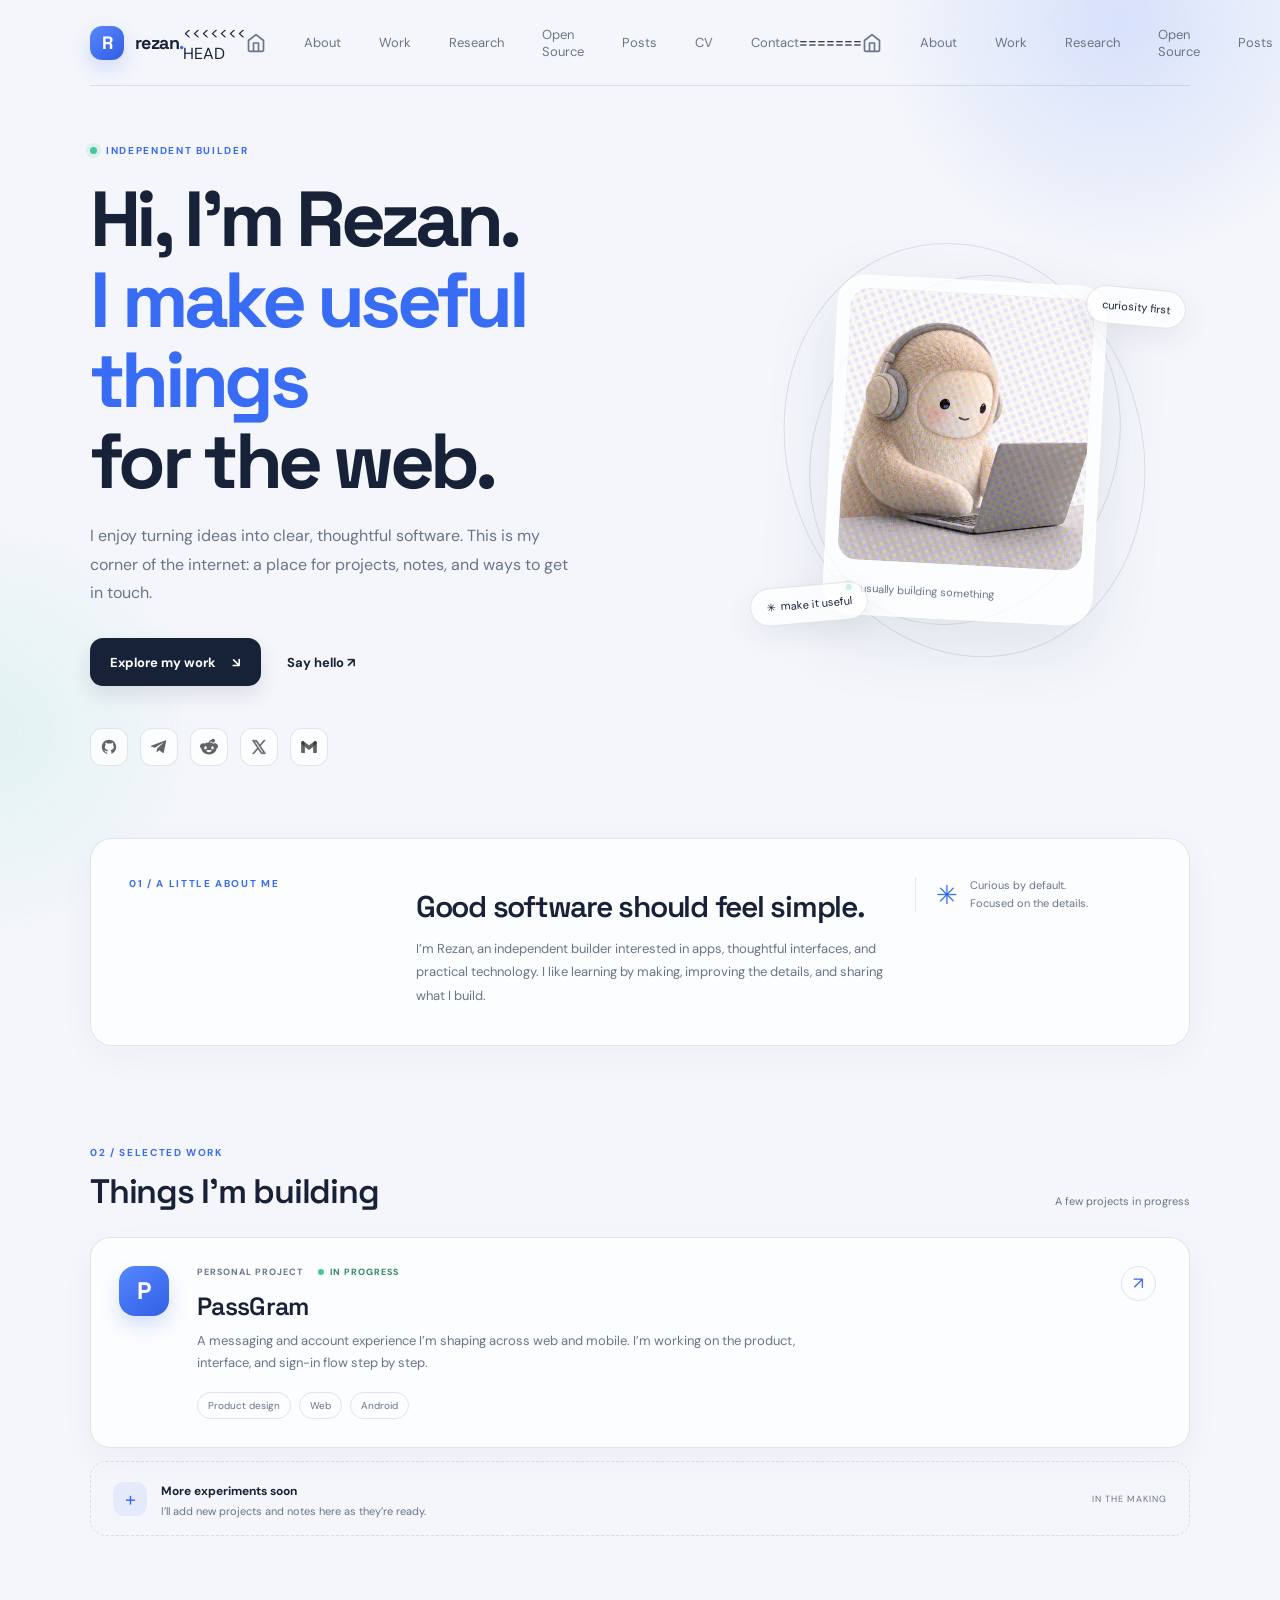
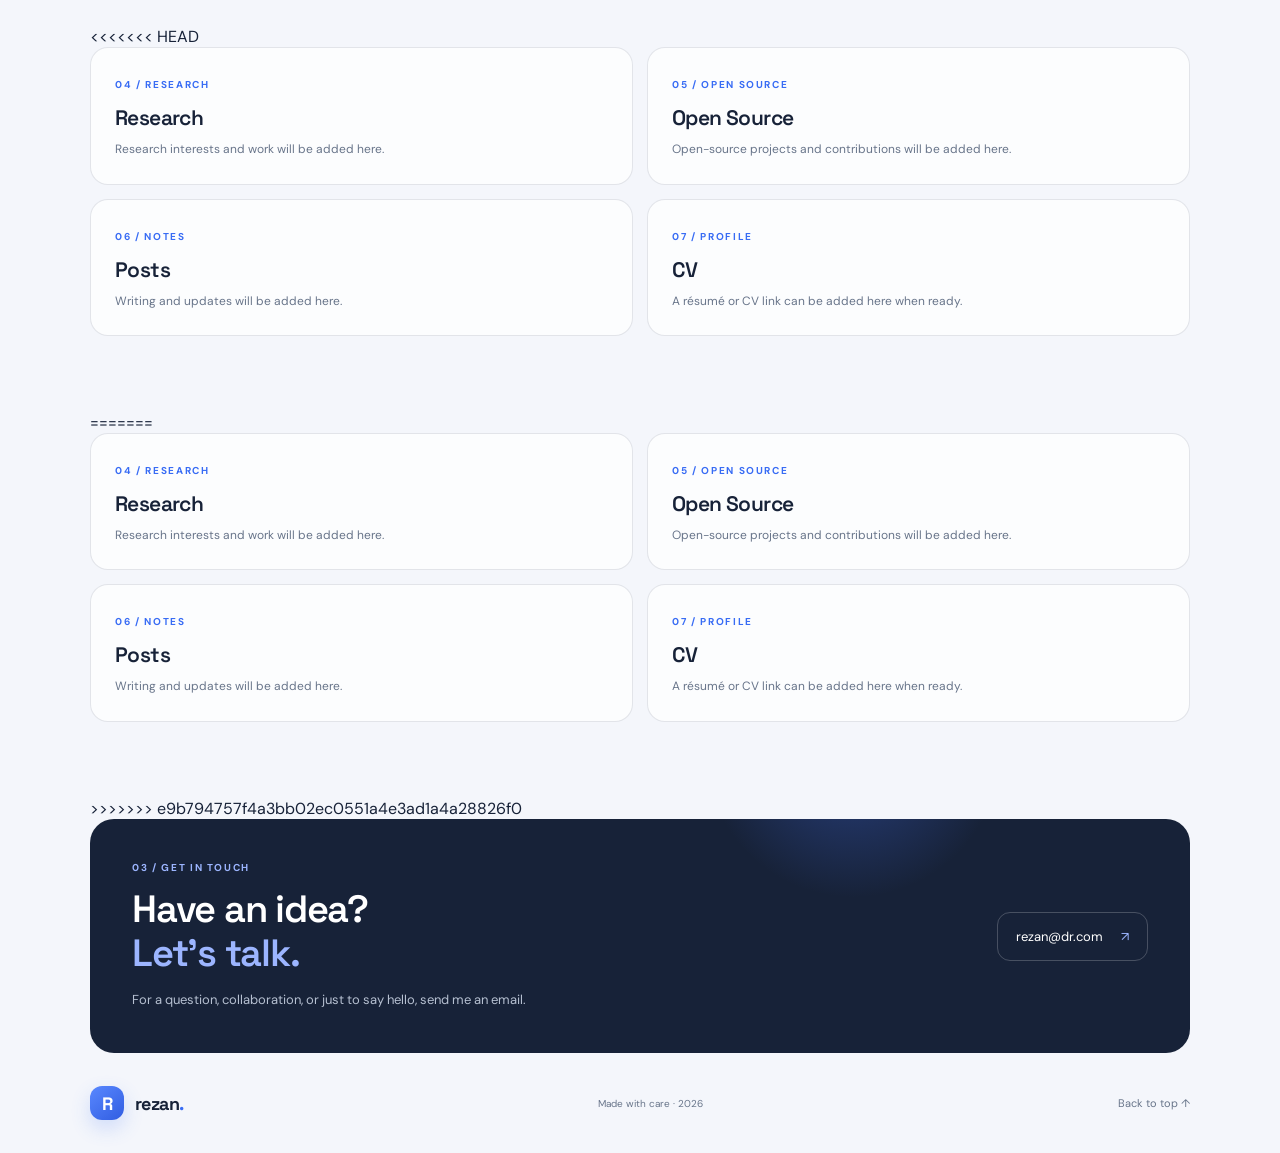
<file: index.html>
<!doctype html>
<html lang="en">
<head>
  <meta charset="utf-8">
  <meta name="viewport" content="width=device-width, initial-scale=1">
  <meta name="theme-color" content="#f4f6fb">
  <meta name="description" content="Rezan — software maker and independent builder.">
  <title>Rezan — Personal portfolio</title>
  <link rel="preconnect" href="https://fonts.gstatic.com" crossorigin>
  <link rel="stylesheet" href="assets/css/style.css">
  <script src="assets/js/script.js" defer></script>
</head>
<body>
  <div class="ambient ambient-one" aria-hidden="true"></div>
  <div class="ambient ambient-two" aria-hidden="true"></div>
  <header class="topbar wrap">
    <a class="wordmark" href="#home" aria-label="Rezan home"><span class="mark">R</span><span>rezan<span class="dot">.</span></span></a>
<<<<<<< HEAD
    <nav class="nav" aria-label="Main navigation">
      <a class="home-link" href="#home" aria-label="Home" title="Home"><svg class="home-icon" xmlns="http://www.w3.org/2000/svg" width="20" height="20" viewBox="0 0 24 24" fill="none" stroke="currentColor" stroke-width="2" stroke-linecap="round" stroke-linejoin="round"><path d="M3 9l9-7 9 7v11a2 2 0 0 1-2 2H5a2 2 0 0 1-2-2z"></path><polyline points="9 22 9 12 15 12 15 22"></polyline></svg></a>
      <a href="#about">About</a>
      <a href="#work">Work</a>
      <a href="#research">Research</a>
      <a href="#opensource">Open Source</a>
      <a href="#posts">Posts</a>
      <a href="#cv">CV</a>
      <a href="#contact">Contact</a>
    </nav>
    <button class="header-toggle" type="button" aria-label="Open navigation menu" aria-expanded="false">☰</button>
=======
    <nav class="nav" aria-label="Main navigation">
      <a class="home-link" href="#home" aria-label="Home" title="Home"><svg class="home-icon" xmlns="http://www.w3.org/2000/svg" width="20" height="20" viewBox="0 0 24 24" fill="none" stroke="currentColor" stroke-width="2" stroke-linecap="round" stroke-linejoin="round"><path d="M3 9l9-7 9 7v11a2 2 0 0 1-2 2H5a2 2 0 0 1-2-2z"></path><polyline points="9 22 9 12 15 12 15 22"></polyline></svg></a>
      <a href="#about">About</a>
      <a href="#work">Work</a>
      <a href="#research">Research</a>
      <a href="#opensource">Open Source</a>
      <a href="#posts">Posts</a>
      <a href="#cv">CV</a>
      <a href="#contact">Contact</a>
    </nav>
    <button class="header-toggle" type="button" aria-label="Open navigation menu" aria-expanded="false">☰</button>
>>>>>>> e9b794757f4a3bb02ec0551a4e3ad1a4a28826f0
    <button class="theme-toggle" type="button" aria-label="Switch color theme" title="Switch theme"><img class="theme-icon" src="icons/sun.svg" alt=""></button>
  </header>

  <main id="home" class="wrap">
    <section class="hero" aria-labelledby="hero-title">
      <div class="hero-copy">
        <p class="eyebrow"><span class="status-dot"></span> INDEPENDENT BUILDER</p>
        <h1 id="hero-title">Hi, I’m Rezan.<br><span>I make useful things</span><br>for the web.</h1>
        <p class="intro">I enjoy turning ideas into clear, thoughtful software. This is my corner of the internet: a place for projects, notes, and ways to get in touch.</p>
        <div class="hero-actions">
          <a class="button button-primary" href="#work">Explore my work <span aria-hidden="true">↘</span></a>
          <a class="text-link" href="mailto:rezan@dr.com">Say hello <span aria-hidden="true">↗</span></a>
        </div>
        <div class="social-row" aria-label="Social profiles">
          <a class="social-icon-link" href="https://github.com/4rezan" target="_blank" rel="noopener noreferrer" aria-label="GitHub" title="GitHub"><img src="icons/github.svg" alt="" aria-hidden="true"></a>
          <a class="social-icon-link" href="https://t.me/strazan" target="_blank" rel="noopener noreferrer" aria-label="Telegram" title="Telegram"><img src="icons/telegram.svg" alt="" aria-hidden="true"></a>
          <a class="social-icon-link" href="https://www.reddit.com/user/4rezan/" target="_blank" rel="noopener noreferrer" aria-label="Reddit" title="Reddit"><img src="icons/reddit.svg" alt="" aria-hidden="true"></a>
          <a class="social-icon-link" href="https://x.com/4rezan" target="_blank" rel="noopener noreferrer" aria-label="X" title="X"><img src="icons/X.svg" alt="" aria-hidden="true"></a>
          <a class="social-icon-link" href="mailto:rezan@dr.com" aria-label="Email Rezan" title="Email"><img src="icons/gmail.svg" alt="" aria-hidden="true"></a>
        </div>
      </div>
      <div class="portrait-wrap">
        <div class="portrait-orbit orbit-a"></div><div class="portrait-orbit orbit-b"></div>
        <div class="portrait-card"><img src="assets/musa.gif" alt="Rezan's profile image"><span class="portrait-caption"><i></i> usually building something</span></div>
        <span class="float-chip chip-top">curiosity first</span><span class="float-chip chip-bottom">✳&nbsp; make it useful</span>
      </div>
    </section>

    <section id="about" class="about section-card">
      <div class="section-kicker">01 / A LITTLE ABOUT ME</div>
      <div><h2>Good software should feel simple.</h2><p>I’m Rezan, an independent builder interested in apps, thoughtful interfaces, and practical technology. I like learning by making, improving the details, and sharing what I build.</p></div>
      <div class="about-aside"><span class="spark">✳</span><p>Curious by default.<br>Focused on the details.</p></div>
    </section>

    <section id="work" class="work-section">
      <div class="section-heading"><div><div class="section-kicker">02 / SELECTED WORK</div><h2>Things I’m building</h2></div><span class="heading-note">A few projects in progress</span></div>
      <article class="project-card">
        <div class="project-icon" aria-hidden="true">P</div>
        <div class="project-info"><div class="project-meta"><span>PERSONAL PROJECT</span><span class="project-state"><i></i> IN PROGRESS</span></div><h3>PassGram</h3><p>A messaging and account experience I’m shaping across web and mobile. I’m working on the product, interface, and sign-in flow step by step.</p><div class="tag-list"><span>Product design</span><span>Web</span><span>Android</span></div></div>
        <a class="project-arrow" href="https://web.zpas.org" target="_blank" rel="noopener noreferrer" aria-label="Open PassGram website">↗</a>
      </article>
      <div class="coming-card"><span class="coming-mark">+</span><div><b>More experiments soon</b><p>I’ll add new projects and notes here as they’re ready.</p></div><span class="coming-label">IN THE MAKING</span></div>
    </section>

<<<<<<< HEAD
    <section class="more-grid" aria-label="More about Rezan">
      <article id="research" class="more-card"><span class="section-kicker">04 / RESEARCH</span><h2>Research</h2><p>Research interests and work will be added here.</p></article>
      <article id="opensource" class="more-card"><span class="section-kicker">05 / OPEN SOURCE</span><h2>Open Source</h2><p>Open-source projects and contributions will be added here.</p></article>
      <article id="posts" class="more-card"><span class="section-kicker">06 / NOTES</span><h2>Posts</h2><p>Writing and updates will be added here.</p></article>
      <article id="cv" class="more-card"><span class="section-kicker">07 / PROFILE</span><h2>CV</h2><p>A résumé or CV link can be added here when ready.</p></article>
    </section>

=======
    <section class="more-grid" aria-label="More about Rezan">
      <article id="research" class="more-card"><span class="section-kicker">04 / RESEARCH</span><h2>Research</h2><p>Research interests and work will be added here.</p></article>
      <article id="opensource" class="more-card"><span class="section-kicker">05 / OPEN SOURCE</span><h2>Open Source</h2><p>Open-source projects and contributions will be added here.</p></article>
      <article id="posts" class="more-card"><span class="section-kicker">06 / NOTES</span><h2>Posts</h2><p>Writing and updates will be added here.</p></article>
      <article id="cv" class="more-card"><span class="section-kicker">07 / PROFILE</span><h2>CV</h2><p>A résumé or CV link can be added here when ready.</p></article>
    </section>

>>>>>>> e9b794757f4a3bb02ec0551a4e3ad1a4a28826f0
    <section id="contact" class="contact-card">
      <div><div class="section-kicker">03 / GET IN TOUCH</div><h2>Have an idea?<br><span>Let’s talk.</span></h2><p>For a question, collaboration, or just to say hello, send me an email.</p></div>
      <a class="contact-email" href="mailto:rezan@dr.com">rezan@dr.com <span>↗</span></a>
    </section>
  </main>

  <footer class="wrap footer"><a class="wordmark" href="#home"><span class="mark">R</span><span>rezan<span class="dot">.</span></span></a><span>Made with care · 2026</span><a href="#home">Back to top ↑</a></footer>
</body>
</html>
</file>
<file: assets/css/style.css>
@import url('./fonts.css');
:root{color-scheme:light;--bg:#f4f6fb;--surface:rgba(255,255,255,.74);--ink:#172238;--muted:#68758a;--line:rgba(32,52,83,.12);--blue:#386cf4;--mint:#95e6c8;--shadow:0 22px 70px rgba(33,55,92,.1)}
*{box-sizing:border-box}html{scroll-behavior:smooth;scroll-padding-top:90px}body{margin:0;min-height:100vh;background:var(--bg);color:var(--ink);font-family:"DM Sans",sans-serif;overflow-x:hidden;transition:background .25s,color .25s}.wrap{width:min(1100px,calc(100% - 48px));margin-inline:auto}.ambient{position:fixed;z-index:-1;pointer-events:none;border-radius:50%;filter:blur(1px)}.ambient-one{width:500px;height:500px;top:-230px;right:-90px;background:radial-gradient(circle,rgba(116,153,255,.22),transparent 68%)}.ambient-two{width:420px;height:420px;left:-220px;top:520px;background:radial-gradient(circle,rgba(143,229,201,.18),transparent 70%)}.topbar{height:86px;display:flex;align-items:center;justify-content:space-between;border-bottom:1px solid var(--line)}.wordmark{display:inline-flex;align-items:center;gap:11px;color:var(--ink);font:700 18px "Space Grotesk",sans-serif;text-decoration:none;letter-spacing:-.6px}.mark{width:34px;height:34px;border-radius:12px;display:grid;place-items:center;background:linear-gradient(140deg,#5988ff,#315de1);color:white;box-shadow:0 8px 20px #386cf433}.dot{color:var(--blue)}.nav{display:flex;gap:38px;align-items:center}.nav .home-link{display:grid;place-items:center}.header-toggle{display:none}.home-icon{display:block}.nav a,.footer>a:last-child{color:var(--muted);font-size:13px;text-decoration:none;transition:color .2s}.nav a:hover,.footer>a:last-child:hover{color:var(--blue)}.theme-toggle{width:38px;height:38px;border:1px solid var(--line);border-radius:50%;background:var(--surface);color:var(--ink);display:grid;place-items:center;cursor:pointer}.theme-icon{width:18px;height:18px;object-fit:contain}.hero{min-height:635px;display:grid;grid-template-columns:1.15fr .85fr;align-items:center;gap:40px;padding:48px 0 72px}.eyebrow,.section-kicker{font-size:10px;font-weight:700;letter-spacing:1.65px;color:var(--blue)}.eyebrow{display:flex;align-items:center;gap:9px}.status-dot,.project-state i,.portrait-caption i{width:7px;height:7px;border-radius:50%;background:#45c796;box-shadow:0 0 0 4px #45c79622}.hero h1{margin:22px 0 20px;font:700 clamp(48px,6.3vw,78px)/1.035 "Space Grotesk",sans-serif;letter-spacing:-4.7px}.hero h1 span,.contact-card h2 span{color:var(--blue)}.intro{max-width:490px;color:var(--muted);font-size:16px;line-height:1.8}.hero-actions{display:flex;align-items:center;gap:26px;margin-top:30px}.button{min-height:48px;padding:0 20px;display:inline-flex;align-items:center;gap:16px;border-radius:13px;text-decoration:none;font-size:13px;font-weight:700}.button-primary{color:#fff;background:var(--ink);box-shadow:0 9px 20px #1722381c}.button-primary:hover{background:var(--blue)}.text-link{color:var(--ink);font-size:13px;text-decoration:none;font-weight:700}.social-row{display:flex;gap:23px;margin-top:42px}.social-row a{font-size:12px;color:var(--muted);text-decoration:none}.social-row a span{color:var(--blue);margin-left:3px}.portrait-wrap{height:440px;position:relative;display:grid;place-items:center}.portrait-orbit{position:absolute;border:1px solid var(--line);border-radius:50%;transform:rotate(-18deg)}.orbit-a{width:355px;height:420px}.orbit-b{width:300px;height:360px;transform:rotate(25deg)}.portrait-card{width:270px;height:340px;position:relative;z-index:1;padding:12px 12px 54px;border-radius:28px;background:var(--surface);border:1px solid rgba(255,255,255,.9);box-shadow:var(--shadow);transform:rotate(3deg)}.portrait-card img{width:100%;height:100%;object-fit:cover;border-radius:19px;background:#dbe7ff}.portrait-caption{position:absolute;left:22px;bottom:19px;display:flex;align-items:center;gap:9px;color:var(--muted);font-size:11px}.portrait-caption i{width:6px;height:6px}.float-chip{position:absolute;z-index:2;padding:11px 15px;border:1px solid var(--line);border-radius:30px;background:var(--surface);box-shadow:0 10px 30px rgba(30,50,80,.08);font-size:11px;color:var(--ink)}.chip-top{top:58px;right:4px;transform:rotate(5deg)}.chip-bottom{bottom:47px;left:10px;transform:rotate(-5deg)}.section-card{display:grid;grid-template-columns:.8fr 1.45fr .72fr;gap:25px;align-items:start;padding:38px;border:1px solid var(--line);border-radius:22px;background:var(--surface);box-shadow:0 10px 35px rgba(33,55,92,.04)}.section-card h2,.section-heading h2,.contact-card h2{margin:13px 0 12px;font:600 30px/1.16 "Space Grotesk",sans-serif;letter-spacing:-1.25px}.section-card p,.contact-card>div>p{margin:0;color:var(--muted);font-size:13px;line-height:1.8}.about-aside{display:flex;align-items:center;gap:12px;border-left:1px solid var(--line);padding-left:20px}.about-aside .spark{color:var(--blue);font-size:26px}.about-aside p{font-size:11px;line-height:1.6}.work-section{padding:100px 0 90px}.section-heading{display:flex;align-items:end;justify-content:space-between;margin-bottom:25px}.section-heading h2{font-size:34px;margin-bottom:0}.heading-note{font-size:11px;color:var(--muted);padding-bottom:4px}.project-card{display:grid;grid-template-columns:58px 1fr 40px;gap:20px;align-items:start;padding:28px;border:1px solid var(--line);border-radius:20px;background:var(--surface);box-shadow:0 12px 34px rgba(33,55,92,.04)}.project-icon{width:50px;height:50px;display:grid;place-items:center;border-radius:16px;background:linear-gradient(145deg,#5687ff,#315fe5);color:white;font:700 24px "Space Grotesk",sans-serif;box-shadow:0 10px 20px #386cf433}.project-meta{display:flex;gap:15px;align-items:center;color:var(--muted);font-size:9px;font-weight:700;letter-spacing:1px}.project-state{display:flex;align-items:center;gap:6px;color:#328967}.project-state i{width:6px;height:6px;box-shadow:none}.project-info h3{margin:12px 0 8px;font:600 25px "Space Grotesk",sans-serif;letter-spacing:-.7px}.project-info p{max-width:610px;margin:0;color:var(--muted);font-size:13px;line-height:1.75}.tag-list{display:flex;gap:8px;margin-top:17px;flex-wrap:wrap}.tag-list span{padding:6px 10px;border:1px solid var(--line);border-radius:20px;color:var(--muted);font-size:10px}.project-arrow{width:35px;height:35px;display:grid;place-items:center;border:1px solid var(--line);border-radius:50%;color:var(--blue);text-decoration:none;font-size:17px}.coming-card{display:flex;align-items:center;gap:14px;margin-top:13px;padding:17px 22px;border:1px dashed var(--line);border-radius:16px}.coming-mark{width:34px;height:34px;display:grid;place-items:center;border-radius:11px;background:rgba(56,108,244,.08);color:var(--blue);font-size:20px}.coming-card b{font-size:12px}.coming-card p{margin:4px 0 0;color:var(--muted);font-size:11px}.coming-label{margin-left:auto;color:var(--muted);font-size:9px;letter-spacing:1px}.more-grid{display:grid;grid-template-columns:repeat(2,minmax(0,1fr));gap:14px;margin:0 0 76px}.more-card{scroll-margin-top:100px;padding:24px;border:1px solid var(--line);border-radius:18px;background:var(--surface)}.more-card h2{margin:11px 0 8px;font:600 21px "Space Grotesk",sans-serif;letter-spacing:-.6px}.more-card p{margin:0;color:var(--muted);font-size:12px;line-height:1.7}.contact-card{display:flex;align-items:center;justify-content:space-between;gap:30px;padding:42px;border-radius:24px;background:#172238;color:#fff;position:relative;overflow:hidden}.contact-card:after{content:"";position:absolute;width:300px;height:300px;right:17%;top:-220px;border-radius:50%;background:radial-gradient(circle,#426dec66,transparent 70%)}.contact-card .section-kicker{color:#9cb5ff}.contact-card h2{font-size:38px;margin:13px 0}.contact-card h2 span{color:#9cb5ff}.contact-card>div>p{color:#b6c0d1}.contact-email{position:relative;z-index:1;display:flex;gap:18px;align-items:center;padding:15px 18px;border:1px solid #ffffff35;border-radius:13px;color:#fff;text-decoration:none;font-size:13px}.contact-email span{color:#9cb5ff}.footer{min-height:100px;display:flex;align-items:center;justify-content:space-between;gap:20px}.footer>span{font-size:10px;color:var(--muted)}.footer>a:last-child{font-size:11px}
body.dark{color-scheme:dark;--bg:#111722;--surface:rgba(27,37,53,.82);--ink:#eef3ff;--muted:#a1aec3;--line:rgba(210,224,255,.13);--blue:#83a6ff;--shadow:0 22px 70px rgba(0,0,0,.25)}body.dark .button-primary{background:#416ff0}body.dark .button-primary:hover{background:#5a83ff}body.dark .contact-card{background:#090e17}
@media(max-width:760px){.wrap{width:min(100% - 34px,560px)}.topbar{height:72px}.nav{gap:17px}.nav a{font-size:11px}.hero{grid-template-columns:1fr;gap:10px;padding:70px 0 55px}.hero h1{font-size:clamp(48px,12vw,70px);letter-spacing:-3.4px}.intro{font-size:14px}.portrait-wrap{height:390px;grid-row:1}.portrait-card{width:230px;height:300px}.orbit-a{width:300px;height:355px}.orbit-b{width:255px;height:315px}.chip-top{right:4%}.chip-bottom{left:4%}.section-card{grid-template-columns:1fr;gap:18px;padding:26px}.section-card h2{font-size:26px}.about-aside{border-left:0;border-top:1px solid var(--line);padding:15px 0 0}.work-section{padding:70px 0}.section-heading{align-items:start;gap:15px;flex-direction:column}.section-heading h2{font-size:30px}.project-card{grid-template-columns:45px 1fr 32px;gap:12px;padding:20px}.project-icon{width:42px;height:42px}.project-meta{flex-wrap:wrap;gap:8px}.project-info h3{font-size:22px}.coming-label{display:none}.more-grid{grid-template-columns:1fr}.contact-card{align-items:start;flex-direction:column;padding:30px 25px}.contact-card h2{font-size:34px}.footer{min-height:90px;flex-wrap:wrap;padding:20px 0}.footer>span{order:3;width:100%}}
@media(max-width:410px){.nav{gap:11px}.nav a{font-size:10px}.theme-toggle{width:34px;height:34px}.wordmark{font-size:16px}.hero-actions{gap:17px}.social-row{gap:16px}.portrait-wrap{height:350px}.project-card{grid-template-columns:1fr 30px}.project-icon{display:none}.project-meta{font-size:8px}}

@media(max-width:620px){.topbar{position:relative;z-index:5}.header-toggle{display:grid;place-items:center;width:38px;height:38px;border:1px solid var(--line);border-radius:11px;background:var(--surface);color:var(--ink);font-size:19px;cursor:pointer;order:2;margin-left:auto}.theme-toggle{order:3;margin-left:9px}.nav{display:none;position:absolute;top:calc(100% + 8px);left:0;right:0;padding:11px;border:1px solid var(--line);border-radius:16px;background:var(--bg);box-shadow:var(--shadow);flex-direction:column;align-items:stretch;gap:3px}.nav.open{display:flex}.nav a{padding:11px 12px;border-radius:10px;font-size:13px}.nav a:hover{background:var(--surface)}.nav .home-link{display:flex;justify-content:flex-start}.home-link:after{content:'Home';margin-left:10px}}

.social-row{gap:12px;align-items:center}.social-icon-link{width:38px;height:38px;display:grid;place-items:center;border:1px solid var(--line);border-radius:12px;background:var(--surface);transition:transform .18s ease,border-color .18s ease,box-shadow .18s ease}.social-icon-link img{width:18px;height:18px;object-fit:contain}.social-icon-link:hover{transform:translateY(-3px);border-color:var(--blue);box-shadow:0 7px 18px rgba(56,108,244,.14)}.social-icon-link:focus-visible{outline:3px solid rgba(56,108,244,.35);outline-offset:3px}
</file>
